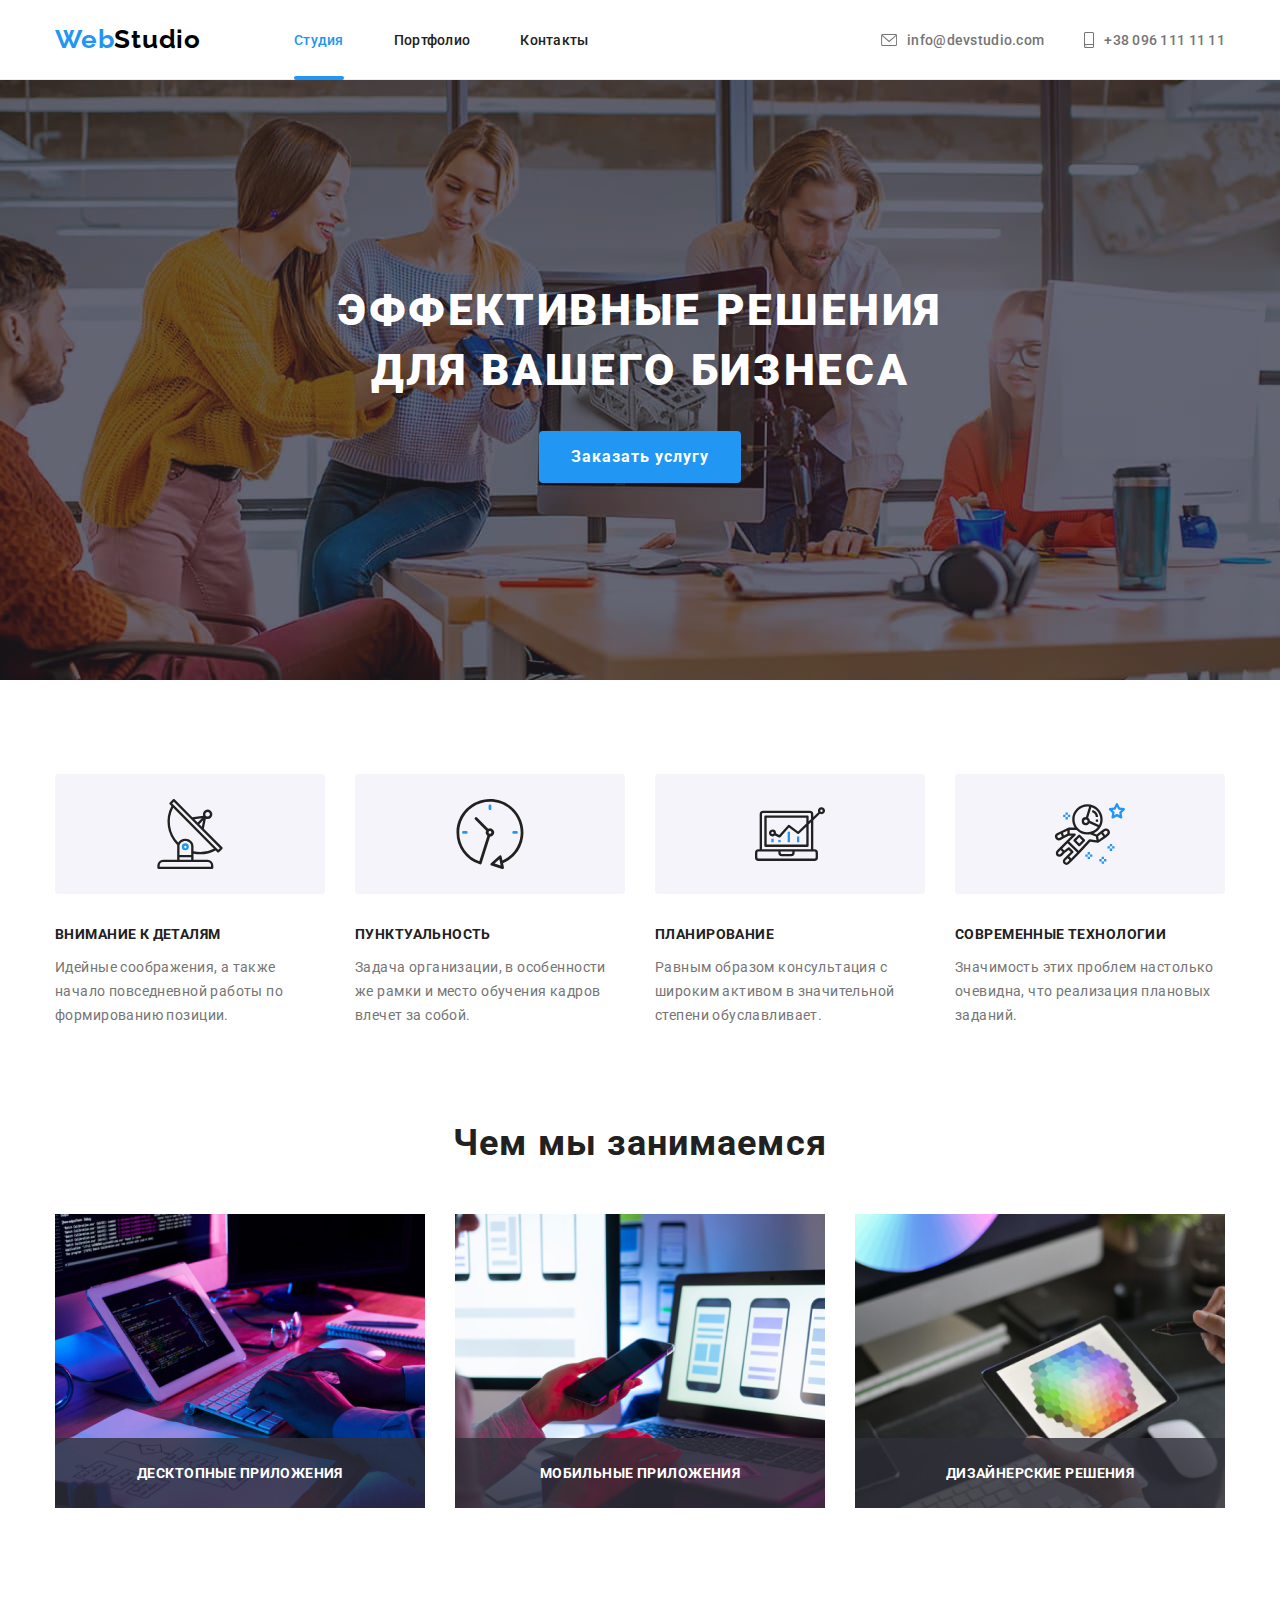
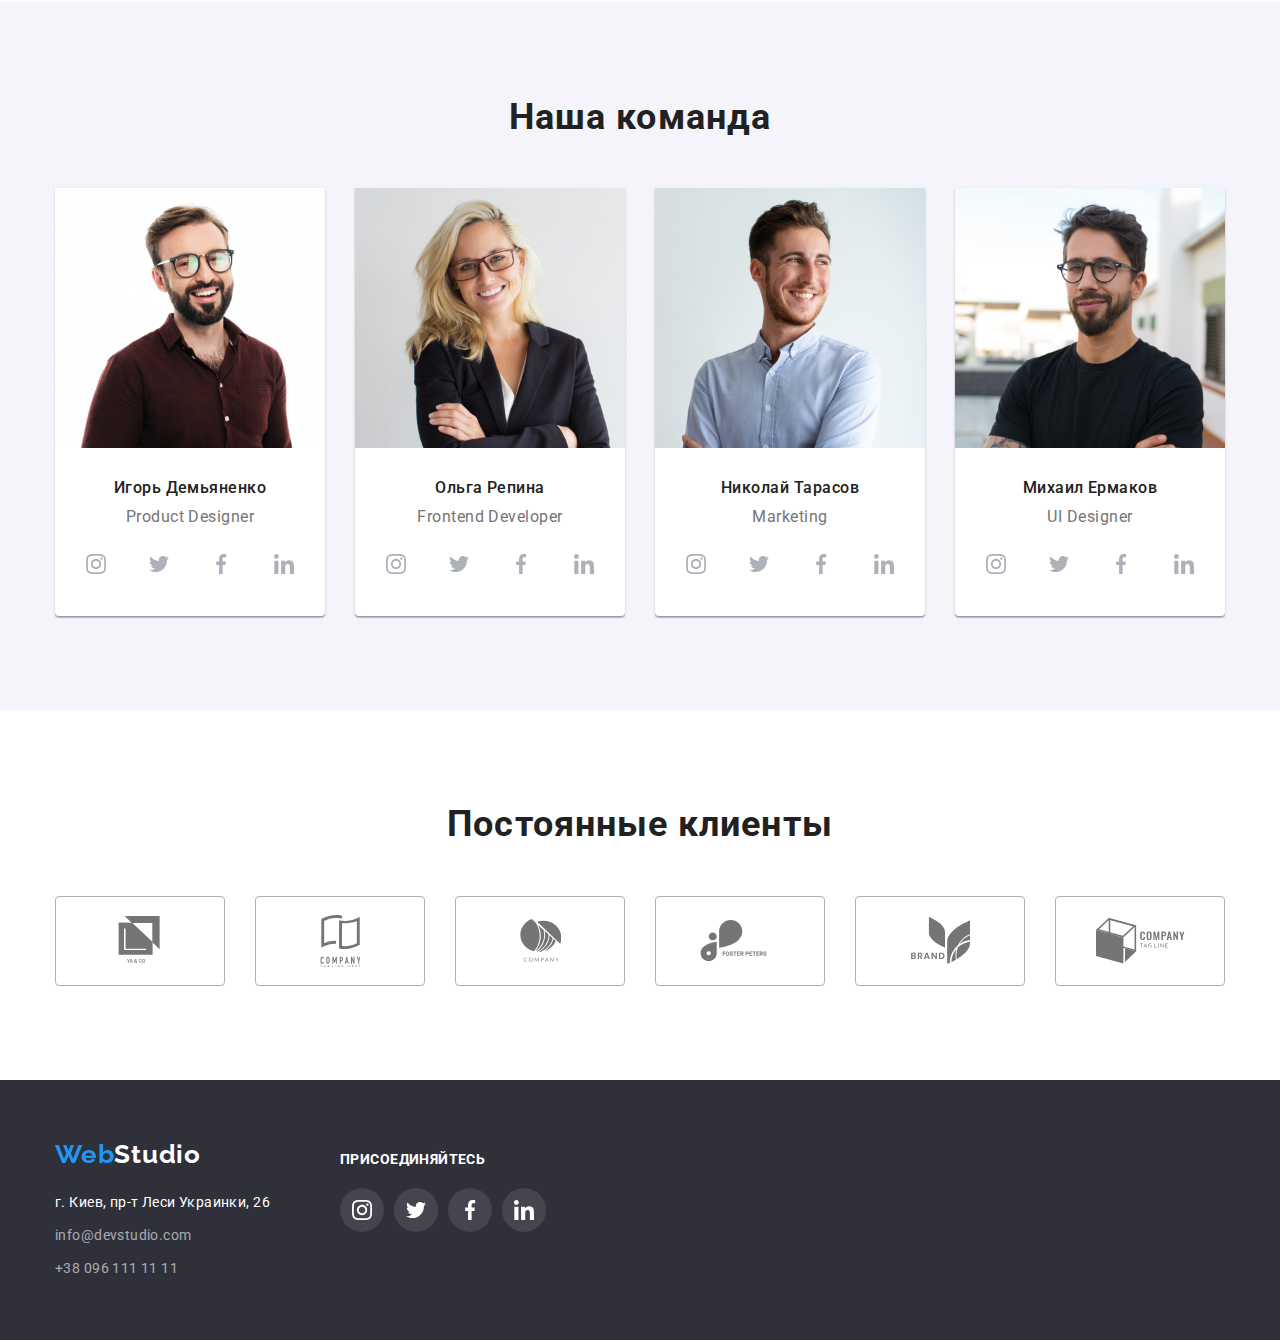
<file: index.html>
<!DOCTYPE html>
<html lang="ru">
  <head>
    <meta charset="UTF-8" />
    <meta name="viewport" content="width=</head>device-width, initial-scale=1.0" />
    <title>WebStudio</title>
    <link rel="stylesheet" href="https://cdnjs.cloudflare.com/ajax/libs/modern-normalize/1.0.0/modern-normalize.css">
    <link href="https://fonts.googleapis.com/css2?family=Raleway:wght@700&family=Roboto:wght@400;500;700;900&display=swap" rel="stylesheet">
    <link rel="stylesheet" href="./css/style.css">
  </head>
  <body>

    <!--HEADER-->

      <header class="header">
        <div class="container">
        <nav class="navigation">
        <a class="logo" href="./index.html" aria-label="Logotype"> <span class="logo-web">Web</span>Studio</a>
        <ul class="navigation-list">
          <li class="navigation-list-item"><a class="navigation-list-link current" href="./index.html">Студия</a></li>
          <li class="navigation-list-item"><a class="navigation-list-link" href="./portfolio.html">Портфолио</a></li>
          <li class="navigation-list-item"><a class="navigation-list-link " href="">Контакты</a></li>
        </ul>
      </nav>
      <ul class="header-contacts">
          <li class="header-contacts-item"> 
            <a class="header-mail-link" href="mailto:info@devstudio.com">
              <svg class="envelope-svg" width="16px" height="12px">
               <use href="./img/sprite.svg#envelope"></use>
              </svg>
              info@devstudio.com 
            </a>
          </li>
          <li class="header-contacts-item">
            <a class="header-tel-link" href="tel:+380961111111">
              <svg class="smartphone-svg" width="10px" height="16px">
                <use href="./img/sprite.svg#smartphone"></use>
               </svg>
              +38 096 111 11 11
            </a>
          </li>
      </ul>
       </div>
     </header>


      <main>
        <!--HERO-->
        <div class="overlay">
         <section class="hero section">
          <div class="container">
          <h1 class="hero-title">Эффективные решения <br> для вашего бизнеса</h1>
          <a  class="hero-button" data-modal-open href="#">Заказать услугу</a>
        </div>
        </section>
      </div>
      

        <!-- FEATURES-->
        
        <section class="features">
          <div class="container">
          <h2 hidden class="features-title" >Особенности</h2>

          <ul class="features-list">
            <li class="features-list-item icon-1" >
              
<h3 class="features-subtitle">Внимание к деталям</h3>
<p class="features-text">
  Идейные соображения, а также начало повседневной работы по формированию позиции.
</p>
            </li>
            <li class="features-list-item icon-2" >
              <h3 class="features-subtitle">Пунктуальность</h3>
              <p class="features-text">
          Задача организации, в особенности же рамки и место обучения кадров влечет за собой.
             </p>
            </li>
            <li class="features-list-item icon-3">
              <h3 class="features-subtitle">Планирование</h3>
              <p class="features-text">
                Равным образом консультация с широким активом в значительной степени обуславливает.
              </p></li>
            <li class="features-list-item icon-4">
              <h3 class="features-subtitle">Современные технологии</h3>
<p class="features-text">
  Значимость этих проблем настолько очевидна, что реализация плановых заданий.
</p>
            </li>
          </ul>
        </div>
                </section>
      
          
        <!--WHAT WE DO-->

        <section class="examples">
          <div class="container">
          <h2 class="examples-titles"> Чем мы занимаемся</h2>
          <ul class="examples-list">
            <li>
              <div class="wrapper-examples">
           <img src="./img/pic1.jpg" alt="мужчина пишет код" width="370" height="294">
           <div class="overlay-examples">
           <p class="text-overlay-examples">Десктопные приложения</p>
          </div>
        </div>
            </li>
            <li>
              <div class="wrapper-examples">
              <img src="./img/pic3.jpg" alt="кто-то держит смартфон" width="370" height="294">
              <div class="overlay-examples">
                <p class="text-overlay-examples">Мобильные приложения</p>
              </div>
            </div>
            </li>
            <li>
              <div class="wrapper-examples">
              <img src="./img/pic2.jpg" alt="кто-то держит планшет" width="370" height="294">
              <div class="overlay-examples">
                <p class="text-overlay-examples">Дизайнерские решения</p>
              </div>
            </div>
            </li>
          </ul>
        </div>
        </section>

        <!--Our team-->
        <section class="team">
          <div class="container">
          <h2 class="team-title">Наша команда </h2>
          <ul class="team-list">
            <li class="teammate-item">
          <img src="./img/teammate1.jpg" alt="игорь улыбается" width="270" height="260">
          <div class="description-container">
          <h3 class="teammate-name">Игорь Демьяненко</h3>
          <p class="teammate-position" lang="en">Product Designer</p>
          <ul class="social-list">
          <li><a class="social-list-link" href=""><svg class="social-svg" width="20px" height="20px">
            <use href="./img/sprite.svg#instagram"></use>
          </svg>
        </a>
      </li>
          <li><a class="social-list-link" href=""><svg class="social-svg" width="20px" height="20px">
            <use href="./img/sprite.svg#twitter"></use>
          </svg>
        </a>
      </li>
          <li><a class="social-list-link" href=""><svg class="social-svg" width="20px" height="20px">
            <use href="./img/sprite.svg#facebook"></use>
          </svg>
        </a>
      </li>
          <li><a class="social-list-link" href=""><svg class="social-svg" width="20px" height="20px">
            <use href="./img/sprite.svg#linkedin"></use>
          </svg>
        </a>
      </li>
        </ul>
</div>
            </li>
            <li class="teammate-item">
              <img src="./img/teammate2.jpg" alt="ольга улыбается" width="270" height="260">
              <div class="description-container">         
          <h3 class="teammate-name">Ольга Репина</h3>
          <p class="teammate-position" lang="en">Frontend Developer</p>
          <ul class="social-list">
            <li><a class="social-list-link" href=""><svg class="social-svg" width="20px" height="20px">
              <use href="./img/sprite.svg#instagram"></use>
            </svg>
          </a>
        </li>
            <li><a class="social-list-link" href=""><svg class="social-svg" width="20px" height="20px">
              <use href="./img/sprite.svg#twitter"></use>
            </svg>
          </a>
        </li>
            <li><a class="social-list-link" href=""><svg class="social-svg" width="20px" height="20px">
              <use href="./img/sprite.svg#facebook"></use>
            </svg>
          </a>
        </li>
            <li><a class="social-list-link" href=""><svg class="social-svg" width="20px" height="20px">
              <use href="./img/sprite.svg#linkedin"></use>
            </svg>
          </a>
        </li>
          </ul>
          </div>
            </li>
            <li class="teammate-item">
              <img src="./img/teammate3.jpg" alt="николай улыбается" width="270" height="260">
              <div class="description-container">             
               <h3 class="teammate-name">Николай Тарасов</h3>
               <p class="teammate-position" lang="en">Marketing</p>
               <ul class="social-list">
                 <li><a class="social-list-link" href=""><svg class="social-svg" width="20px" height="20px">
                   <use href="./img/sprite.svg#instagram"></use>
                 </svg>
                </a>
              </li>
                 <li><a class="social-list-link" href=""><svg class="social-svg" width="20px" height="20px">
                   <use href="./img/sprite.svg#twitter"></use>
                 </svg>
                </a>
              </li>
                 <li><a class="social-list-link" href=""><svg class="social-svg" width="20px" height="20px">
                   <use href="./img/sprite.svg#facebook"></use>
                 </svg>
                </a>
              </li>
                 <li><a class="social-list-link" href=""><svg class="social-svg" width="20px" height="20px">
                   <use href="./img/sprite.svg#linkedin"></use>
                 </svg>
                </a>
              </li>
               </ul>
               </div>
            </li>
            <li class="teammate-item">
              <img src="./img/teammate4.jpg" alt="ольга улыбается" width="270" height="260">
              <div class="description-container">   
           <h3 class="teammate-name">Михаил Ермаков</h3>
           <p class="teammate-position" lang="en">UI Designer</p>
           <ul class="social-list">
             <li><a class="social-list-link" href=""><svg class="social-svg" width="20px" height="20px">
               <use href="./img/sprite.svg#instagram"></use>
             </svg>
            </a>
          </li>
             <li><a class="social-list-link" href=""><svg class="social-svg" width="20px" height="20px">
               <use href="./img/sprite.svg#twitter"></use>
             </svg>
            </a>
          </li>
             <li><a class="social-list-link" href=""><svg class="social-svg" width="20px" height="20px">
               <use href="./img/sprite.svg#facebook"></use>
             </svg>
            </a>
          </li>
             <li><a class="social-list-link" href=""><svg class="social-svg" width="20px" height="20px">
               <use href="./img/sprite.svg#linkedin"></use>
             </svg>
            </a>
          </li>
           </ul>
           </div>
            </li>
          </ul>
        </div>
        </section>

         <!--CLIENTS-->

    <section class="clients-section">
      <div class="container">
       <h2 class="clients-title">Постоянные клиенты</h2>
       <ul class="clients-list">
         <li class="clients-item"><a class="clients-link" href="">
           <svg class="clients-icon"  width="45px" height="50px" >
            <use href="./img/sprite.svg#client-1"></use>
           </svg>
         </a>
        </li>
        <li class="clients-item"><a class="clients-link" href="">
          <svg class="clients-icon" width="40px" height="52px" >
           <use href="./img/sprite.svg#client-2"></use>
          </svg>
        </a>
       </li>
       <li class="clients-item"><a class="clients-link" href="">
        <svg class="clients-icon" width="41px" height="43px" >
         <use href="./img/sprite.svg#client-3"></use>
        </svg>
      </a>
     </li>
     <li class="clients-item"><a class="clients-link" href="">
      <svg class="clients-icon" width="80px" height="42px" >
       <use href="./img/sprite.svg#client-4"></use>
      </svg>
    </a>
   </li>
   <li class="clients-item"><a class="clients-link" href="">
    <svg class="clients-icon" width="59px" height="47px" >
     <use href="./img/sprite.svg#client-5"></use>
         </svg>
       </a>
      </li>
      <li class="clients-item"><a class="clients-link" href="">
       <svg class="clients-icon" width="89px" height="46px" >
        <use href="./img/sprite.svg#client-6"></use>
       </svg>
     </a>
     </li>
       </ul>
      </div>
      </section>
      </main>


      <!--FOOTER-->
      <footer class="footer">
        <div class="container container-footer">
          <div class="footer-contacts">
          <a class="logo webstudio" href="./index.html" aria-label="Logotype"><span class="logo-web">Web</span><span class="logo-footer">Studio</span></a>
          <address class="address">
           
            <ul class="address-footer">
              <li class="address-footer-item"> г. Киев, пр-т Леси Украинки, 26</li>
              <li class="address-footer-item"><a class="footer-mail-link" href="mailto:info@devstudio.com">info@devstudio.com</a></li>
              <li class="address-footer-item"><a class="footer-tel-link" href="tel:+380961111111">+38 096 111 11 11</a> </li>
           </ul>       
        </address>
      </div>
        <div class="footer-connections">
          <h2>присоединяйтесь</h2>
          <ul class="social-list-footer">
            <li class="item-link-footer"><a class="social-link-footer" href=""><svg class="social-svg" width="20px" height="20px">
              <use href="./img/sprite.svg#instagram"></use>
            </svg></a></li>
            <li class="item-link-footer"><a class="social-link-footer" href=""><svg class="social-svg" width="20px" height="20px">
              <use href="./img/sprite.svg#twitter"></use>
            </svg></a></li>
            <li class="item-link-footer"><a class="social-link-footer" href=""><svg class="social-svg" width="20px" height="20px">
              <use href="./img/sprite.svg#facebook"></use>
            </svg></a></li>
            <li class="item-link-footer"><a class="social-link-footer" href=""><svg class="social-svg" width="20px" height="20px">
              <use href="./img/sprite.svg#linkedin"></use>
            </svg></a></li>
          </ul>
          </div>
      </div>
      </footer>
      <div class="backdrop is-hidden" data-modal>
        <div class="modal">
          <button type="button" class="close-button" data-modal-close> <svg  width="12px" height="12px">
            <use href="./img/sprite.svg#close-black">
            </use>
          </svg>

          </button>
        </div>
      </div>
      <script src="./js/modal.js"></script>
  </body>
</html>
</file>
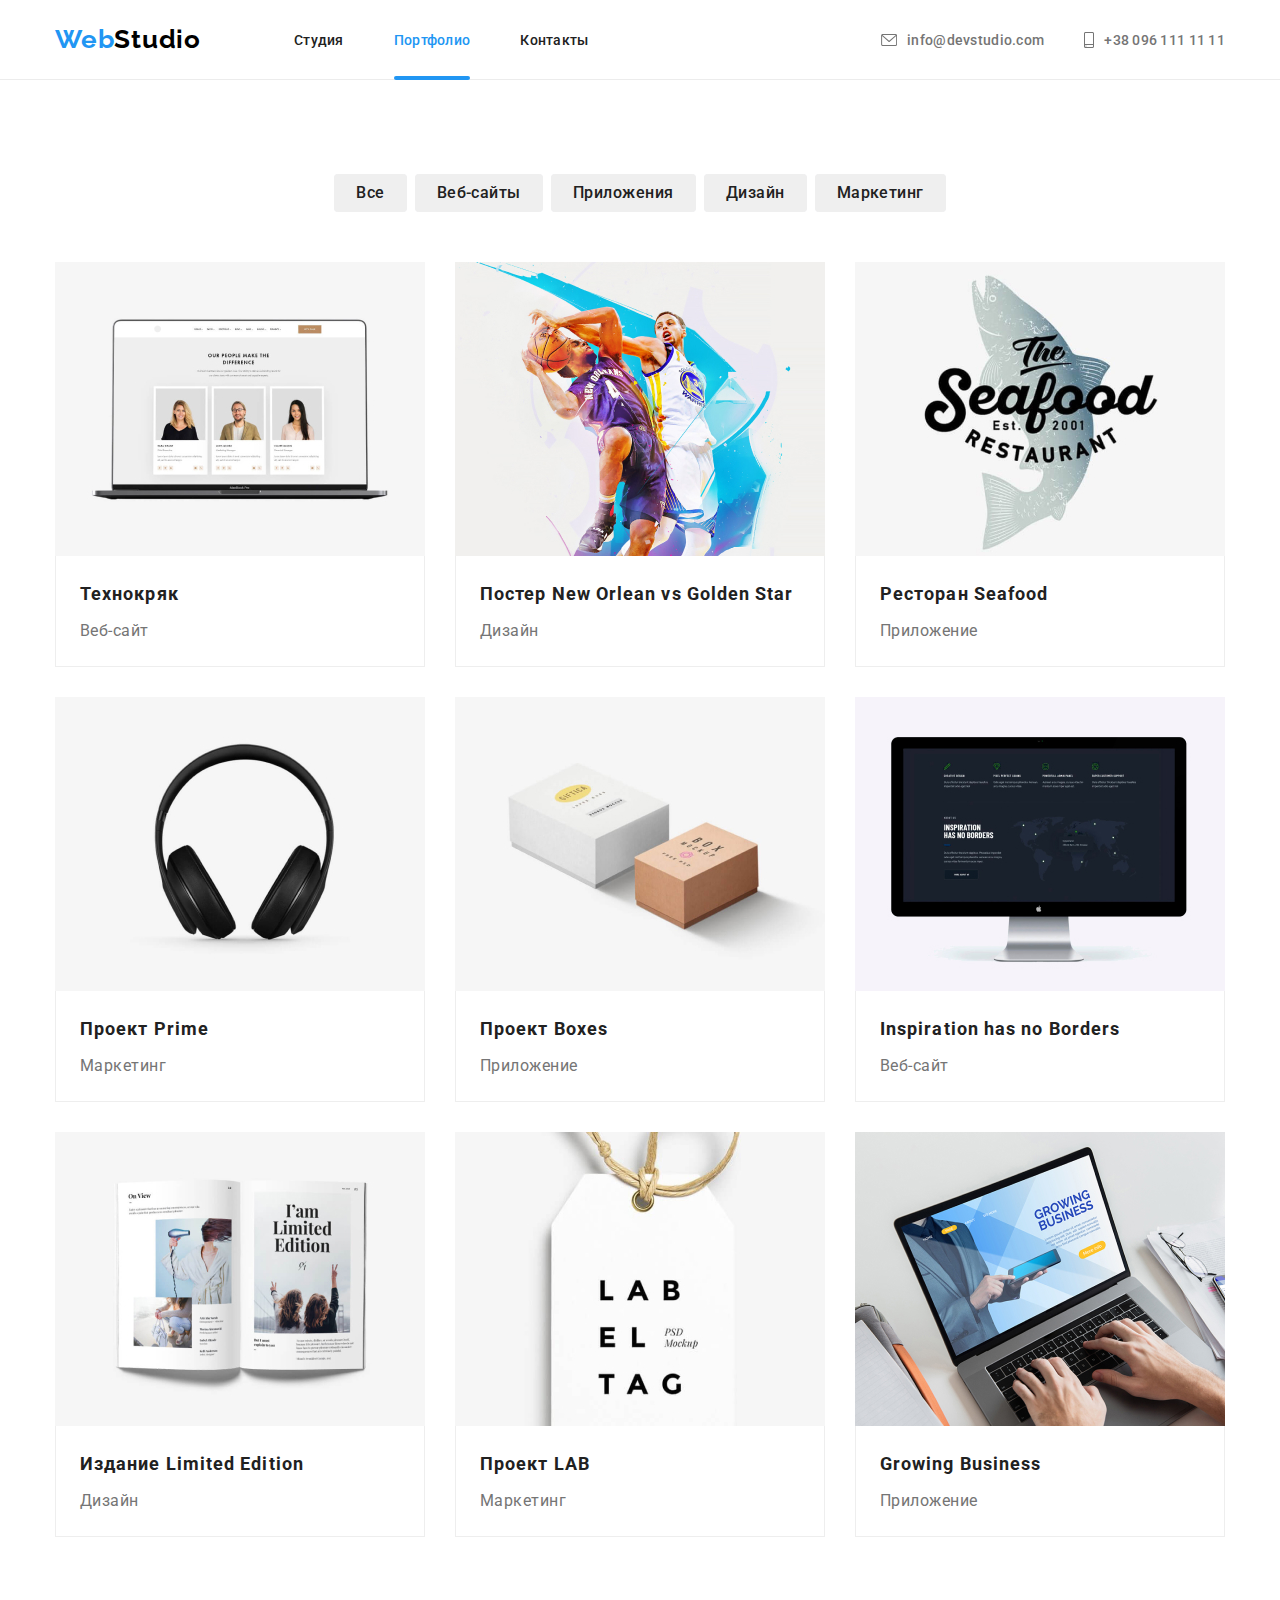
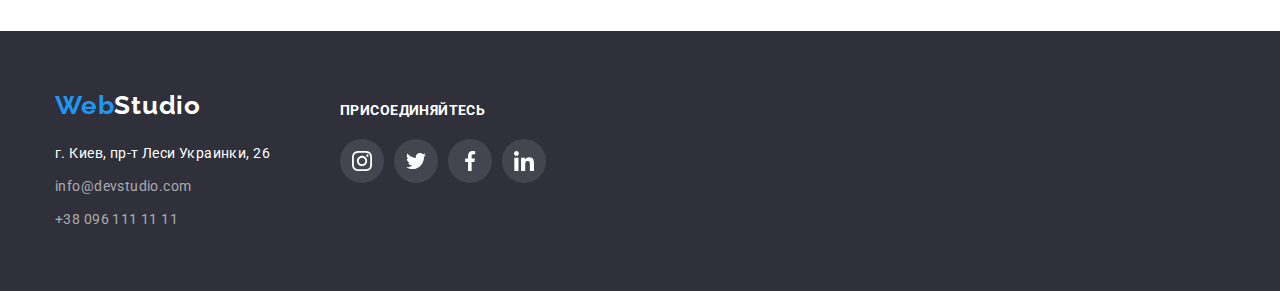
<file: portfolio.html>
<!DOCTYPE html>
<html lang="ru">
<head>
    <meta charset="UTF-8">
    <meta name="viewport" content="width=device-width, initial-scale=1.0">
    <title>Portfolio</title>
    <link rel="stylesheet" href="https://cdnjs.cloudflare.com/ajax/libs/modern-normalize/1.0.0/modern-normalize.css">
    <link href="https://fonts.googleapis.com/css2?family=Raleway:wght@700&family=Roboto:wght@400;500;700;900&display=swap" rel="stylesheet">
    <link rel="stylesheet" href="./css/style.css">
</head>
<body>
    <!--HEADER-->

    <header class="header">
        <div class="container">
        <nav class="navigation">
        <a class="logo" href="./index.html" aria-label="Logotype"> <span class="logo-web">Web</span>Studio</a>
        <ul class="navigation-list">
          <li class="navigation-list-item"><a class="navigation-list-link" href="./index.html">Студия</a></li>
          <li class="navigation-list-item"><a class="navigation-list-link current" href="./portfolio.html">Портфолио</a></li>
          <li class="navigation-list-item"><a class="navigation-list-link " href="">Контакты</a></li>
        </ul>
      </nav>
      <ul class="header-contacts">
          <li class="header-contacts-item"> 
            <a class="header-mail-link" href="mailto:info@devstudio.com">
              <svg class="envelope-svg" width="16px" height="12px">
               <use href="./img/sprite.svg#envelope"></use>
              </svg>
                info@devstudio.com 
            </a>
          </li>
          <li class="header-contacts-item">
            <a class="header-tel-link" href="tel:+380961111111">
              <svg class="smartphone-svg" width="10px" height="16px">
                <use href="./img/sprite.svg#smartphone"></use>
               </svg>
                +38 096 111 11 11
            </a>
          </li>
      </ul>
       </div>
     </header>

      <!-- MAIN -->
      <main>
        <section class="portfolio">
            <div class="container">
            <h1 hidden> Портфолио </h1>
            <ul class="portfolio-filter">
                <li class="button">
                    <button type="button" class="portfolio-filter-btn">Все</button>
                </li>
                <li class="button">
                    <button type="button" class="portfolio-filter-btn" >Веб-сайты</button>
                </li>
                <li class="button">
                    <button type="button" class="portfolio-filter-btn">Приложения</button>
                </li>
                <li class="button">
                    <button type="button" class="portfolio-filter-btn">Дизайн</button>
                </li>
                <li class="button">
                    <button type="button" class="portfolio-filter-btn">Маркетинг</button>
                </li>
            </ul>
            
            <ul class="portfolio-list">
                <li class="portfolio-list-item">
                <a class="portfolio-list-link" href="">
                  <div class="wrapper-portfolio" >
                  <img class="portfolio-list-image" src="./img/project1.jpg" alt="ноутбук" width="370" height="294">
                  <div class="overlay-portfolio">
                    <p class="overlay-text-portfolio">Технокряк это современная площадка распространения коронавируса. Компании используют эту платформу для цифрового шпионажа и атак на защищённые сервера конкурентов.</p>
                  </div>
                </div>
                  <div class="list-container">
                  <h2 class="portfolio-list-title">Технокряк</h2>
                  <p class="portfolio-list-text" >Веб-сайт</p>
                </div>
                </a>
                </li>
                <li  class="portfolio-list-item" >
                <a class="portfolio-list-link" href="">
                  <div class="wrapper-portfolio" >
                  <img src="./img/project2.jpg" alt="баскетболисты" width="370" height="294">
                  <div class="overlay-portfolio">
                    <p class="overlay-text-portfolio">Технокряк это современная площадка распространения коронавируса. Компании используют эту платформу для цифрового шпионажа и атак на защищённые сервера конкурентов.</p>
                  </div>
                </div>
                  <div class="list-container">
                  <h2 class="portfolio-list-title" >Постер <span lang="en"> New Orlean vs Golden Star</span></h2>
                  <p class="portfolio-list-text">Дизайн</p>
                </div>
                </a>
                </li>
                <li class="portfolio-list-item">
                <a class="portfolio-list-link" href="">
                  <div class="wrapper-portfolio" >
                    <img src="./img/project3.jpg" alt="акула" width="370" height="294">
                    <div class="overlay-portfolio">
                      <p class="overlay-text-portfolio">Технокряк это современная площадка распространения коронавируса. Компании используют эту платформу для цифрового шпионажа и атак на защищённые сервера конкурентов.</p>
                    </div>
                  </div>
                    <div class="list-container">
                    <h2  class="portfolio-list-title" >Ресторан <span lang="en">Seafood</span></h2>
                    <p class="portfolio-list-text">Приложение</p>
                </div>
                </a>
                </li>
                <li class="portfolio-list-item">
                <a class="portfolio-list-link" href="">
                  <div class="wrapper-portfolio" >
                    <img src="./img/project4.jpg" alt="наушники" width="370" height="294">
                    <div class="overlay-portfolio">
                      <p class="overlay-text-portfolio">Технокряк это современная площадка распространения коронавируса. Компании используют эту платформу для цифрового шпионажа и атак на защищённые сервера конкурентов.</p>
                    </div>
                  </div>
                    <div class="list-container">
                    <h2 class="portfolio-list-title" >Проект <span lang="en">Prime</span></h2>
                    <p class="portfolio-list-text">Маркетинг</p>
                </div>
                </a>
                </li>
                <li class="portfolio-list-item">
                <a class="portfolio-list-link" href="">
                  <div class="wrapper-portfolio" >
                    <img src="./img/project5.jpg" alt="коробки" width="370" height="294">
                    <div class="overlay-portfolio">
                      <p class="overlay-text-portfolio">Технокряк это современная площадка распространения коронавируса. Компании используют эту платформу для цифрового шпионажа и атак на защищённые сервера конкурентов.</p>
                    </div>
                  </div>
                    <div class="list-container">
                    <h2 class="portfolio-list-title" >Проект <span lang="en">Boxes</span></h2>
                    <p class="portfolio-list-text">Приложение</p>
                </div>
                </a>
                </li>
            
                <li class="portfolio-list-item">
                <a class="portfolio-list-link" href="">
                  <div class="wrapper-portfolio" >
                    <img src="./img/project6.jpg" alt="монитор" width="370" height="294">
                    <div class="overlay-portfolio">
                      <p class="overlay-text-portfolio">Технокряк это современная площадка распространения коронавируса. Компании используют эту платформу для цифрового шпионажа и атак на защищённые сервера конкурентов.</p>
                    </div>
                  </div>
                    <div class="list-container">
                    <h2 class="portfolio-list-title"  lang="en">Inspiration has no Borders</h2>
                    <p class="portfolio-list-text">Веб-сайт</p>
                </div>
                </a>
                </li>

                <li class="portfolio-list-item">
                    <a class="portfolio-list-link" href="">
                      <div class="wrapper-portfolio">
                    <img src="./img/project7.jpg" alt="журнал" width="370" height="294">
                    <div class="overlay-portfolio">
                      <p class="overlay-text-portfolio">Технокряк это современная площадка распространения коронавируса. Компании используют эту платформу для цифрового шпионажа и атак на защищённые сервера конкурентов.</p>
                    </div>
                  </div>
                    <div class="list-container">
                    <h2 class="portfolio-list-title" >Издание <span lang="en"> Limited Edition</span></h2>
                    <p class="portfolio-list-text">Дизайн</p>
                </div>
                </a>
                </li>

                <li class="portfolio-list-item">
                    <a class="portfolio-list-link" href="">
                      <div class="wrapper-portfolio">
                    <img src="./img/project8.jpg" alt="ярлык" width="370" height="294">
                    <div class="overlay-portfolio">
                      <p class="overlay-text-portfolio">Технокряк это современная площадка распространения коронавируса. Компании используют эту платформу для цифрового шпионажа и атак на защищённые сервера конкурентов.</p>
                    </div>
                  </div>
                    <div class="list-container">
                    <h2 class="portfolio-list-title" >Проект <span lang="en"> LAB </span></h2>
                    <p class="portfolio-list-text">Маркетинг</p>
                </div>
                </a>
                </li>

                <li class="portfolio-list-item">
                 <a class="portfolio-list-link" href="">
                  <div class="wrapper-portfolio">
                    <img src="./img/project9.jpg" alt="работают на ноутбуке" width="370" height="294">
                    <div class="overlay-portfolio">
                      <p class="overlay-text-portfolio">Технокряк это современная площадка распространения коронавируса. Компании используют эту платформу для цифрового шпионажа и атак на защищённые сервера конкурентов.</p>
                    </div>
                  </div>
                    <div class="list-container">
                    <h2 class="portfolio-list-title" lang="en">Growing Business</h2>
                    <p class="portfolio-list-text">Приложение</p>
                </div>
                </a>
                </li>
            </ul>
        </div>
        </section>
      </main>

       <!--FOOTER-->

       <footer class="footer">
        <div class="container container-footer">
          <div class="footer-contacts">
          <a class="logo webstudio" href="./index.html" aria-label="Logotype"><span class="logo-web">Web</span><span class="logo-footer">Studio</span></a>
          <address class="address">
           
            <ul class="address-footer">
              <li class="address-footer-item"> г. Киев, пр-т Леси Украинки, 26</li>
              <li class="address-footer-item"><a class="footer-mail-link" href="mailto:info@devstudio.com">info@devstudio.com</a></li>
              <li class="address-footer-item"><a class="footer-tel-link" href="tel:+380961111111">+38 096 111 11 11</a> </li>
           </ul>       
        </address>
      </div>
        <div class="footer-connections">
          <h2>присоединяйтесь</h2>
          <ul class="social-list-footer">
            <li class="item-link-footer"><a class="social-link-footer" href=""><svg class="social-svg" width="20px" height="20px">
              <use href="./img/sprite.svg#instagram"></use>
            </svg></a></li>
            <li class="item-link-footer"><a class="social-link-footer" href=""><svg class="social-svg" width="20px" height="20px">
              <use href="./img/sprite.svg#twitter"></use>
            </svg></a></li>
            <li class="item-link-footer"><a class="social-link-footer" href=""><svg class="social-svg" width="20px" height="20px">
              <use href="./img/sprite.svg#facebook"></use>
            </svg></a></li>
            <li class="item-link-footer"><a class="social-link-footer" href=""><svg class="social-svg" width="20px" height="20px">
              <use href="./img/sprite.svg#linkedin"></use>
            </svg></a></li>
          </ul>
          </div>
      </div>
      </footer>
</body>
</html>
</file>
<file: css/style.css>
:root {
    --main-font: "Roboto", sans-serif;
    --secondary-font: "Raleway", sans-serif;
    --primary-text-color: #757575;
    --secondary-text-color: #212121;
    --title-text-color: #FFFFFF;
    --accent-color: #2196F3;
    --bg-color: #2F303A;
    }    

    *,
    *::before,
    *::after {
      margin: 0;
      padding: 0;
    }

body {
    font-family: var(--main-font);
    font-style: normal;

}
ul{
      list-style: none;
}

a{
    text-decoration: none;
}

img{
    display: block;
}
    

.container{
    margin-left: auto;
    margin-right: auto;
    width: 1200px;
    padding-right: 15px ;
    padding-left: 15px;
    }

/*======START MODAL BUTTON=======*/
.backdrop{
  position: fixed;
  top:0;
  left:0;
  width: 100%;
  height: 100%;
  background-color: rgba(0, 0, 0, 0.2);
  transition-duration: 250ms;
  transition-timing-function: cubic-bezier(0.4, 0, 0.2, 1);
  overflow-y: auto;
  
}

.modal{
  position: absolute;
  top: 50%;
  left: 50%;
  transform: translate(-50%, -50%);
  
  width: 528px;
  height: 581px;
  background-color: #fff;
  box-shadow: 0px 1px 3px rgba(0, 0, 0, 0.12), 0px 1px 1px rgba(0, 0, 0, 0.14), 0px 2px 1px rgba(0, 0, 0, 0.2);
  border-radius: 4px;
}
 .backdrop.is-hidden{
  opacity: 0;
  visibility: hidden;
  pointer-events: none;
}


.close-button{
  position: absolute;
  top: 8px;
  right: 8px;
  width: 30px;
  height: 30px;
  background-color: #FFFFFF;
  border: 1px solid rgba(0, 0, 0, 0.1);
  border-radius: 50%;
  cursor: pointer;
}
/*======END MODAL BUTTON=========*/

/*-----START HEADER-------*/

.header {
  display: block;
    height: 80px;
    border-bottom: 1px solid #ececec;
}

.header .container{
    display: flex;
    }
    
.logo{
    font-family: var(--secondary-font);
    font-weight: 700;
    font-size: 26px;
    line-height: 1,20;
    letter-spacing: 0.03em;
    color: #000000;
    
}
.logo-web{
    color: var(--accent-color);
}

.navigation{
    display: flex;
    align-items: center;
    
    
}
.navigation-list{
    display: flex;
    margin-left: 93px;
    
}

.navigation-list-item{

    margin-right: 50px;
    position: relative;
    
    }
.navigation-list-item:last-child{
    margin-right: 0;
}
.navigation .navigation-list-link.current{
    color: var(--accent-color);
   }


.navigation-list-link{
  display: block;
  padding-bottom: 32px;
  padding-top: 32px;
  
    
    font-weight: 500;
    font-size: 14px;
    line-height: 1.15;
    letter-spacing: 0.02em;
    color: var(--secondary-text-color);
    transition-duration: 250ms;
    transition-timing-function: cubic-bezier(0.4, 0, 0.2, 1);
    
}
.navigation-list-link.current::after{
  content: "";
  display: block;
  width: 100%;
  position: absolute;
  bottom: 0;
  left: 0;
  height: 4px;
  background: #2196F3;
  border-radius: 2px;
}

 

.navigation-list-link:hover,
.navigation-list-link:focus{
color: var(--accent-color); 
}
 
.header-contacts{
    display: flex;
    align-items: center;
    margin-left:auto;
    }

.header-contacts-item{
    
    margin-right: 40px;
    
}


.header-contacts-item:last-child{
margin-right: 0;
}

.header-mail-link{
    display: flex;
    align-items: center;
}
.envelope-svg{
    
    margin-right: 10px;
    fill: currentcolor;
    
}
.header-tel-link{
    display: flex;
    align-items: center;
}
.smartphone-svg{
    margin-right: 10px;
    fill: currentcolor;
}
.envelope-svg:hover,
.envelope-svg:focus,
.smartphone-svg:hover,
.smartphone-svg:focus{

    fill: var(--accent-color);
}

.header-tel-link,
.header-mail-link{
font-weight: 500;
font-size: 14px;
line-height: 1,15;
letter-spacing: 0.02em;
color: var(--primary-text-color);
transition-duration: 250ms;
  transition-timing-function: cubic-bezier(0.4, 0, 0.2, 1);
}


.header-tel-link:hover,
.header-tel-link:focus,
.header-mail-link:hover,
.header-mail-link:focus {
color: var(--accent-color);
}

/*------END HEADER--------*/

/*--------START HERO----------*/

.overlay{
    height: 600px;
    max-width: 1600px;
    margin-left: auto;
    margin-right: auto;
    background-color: #C4C4C4;
    background-image: linear-gradient(
      to right,
      rgba(47, 48, 58, 0.4),
      rgba(47, 48, 58, 0.4)
    ),
     url(../img/bground.jpg);
    background-repeat: no-repeat;
    background-size: cover;
    background-position: center;
}
.hero{
    padding-top: 200px;
    text-align: center;
 
 
}

.hero-title{
    margin-bottom: 30px;
 

    font-size: 44px;
    line-height: 1.37;
    text-align: center;
    letter-spacing: 0.06em;
    text-transform: uppercase;
    color: var(--title-text-color);
    font-weight: 900;
}
.hero-button{
display: inline-block;
 border: 0px;
 border-radius: 4px;
padding: 11px 32px;
box-shadow: 0px 4px 4px rgba(0, 0, 0, 0.15);
border-radius: 4px;
min-width: 200px;

font-weight: 700;
font-size: 16px;
line-height: 1.88;
align-items: center;
letter-spacing: 0.06em;
color: var(--title-text-color);
background-color:var(--accent-color);
cursor: pointer;
}


/*--------END HERO------------*/

/*--------START FEATURES-------*/
.features{
  padding-top: 94px;  
  padding-bottom: 94px ;
}
.features-list{
    display: flex; 
}
.features-list-item::before {
    display: block; 
    content: '';
    height: 120px;
    background: #f5f4fa;
    border-radius: 4px;
    margin-bottom: 30px;
    background-repeat: no-repeat;
    background-position: center;
  }

  .icon-1::before {
    background-image: url(../img/antenna.svg);
  }
  .icon-2::before {
    background-image: url(../img/clock.svg);
  }
  .icon-3::before {
    background-image: url(../img/diagram.svg);
  }
  .icon-4::before {
    background-image: url(../img/astronaut.svg);
  }
  

.features-list-item:not(:last-child){
    margin-right:30px;
}

.features-list-item{
    
    width: 270px;
    }


.features-subtitle{
margin-bottom: 10px; 

font-weight: 700;
font-size: 14px;
line-height: 1.50;
letter-spacing: 0.03em;
text-transform: uppercase;
color: var(--secondary-text-color);
}
.features-text{
  
font-weight: 400;
font-size: 14px;
line-height: 1.73;
letter-spacing: 0.03em;
color: var(--primary-text-color);
}

/*--------END FEATURES-------*/

/*------START WHAT WE DO----------*/

.examples{
    padding-bottom: 94px;
     
}

.examples-list{
    display: flex;
    justify-content: space-between;
}
.examples-titles{
margin-bottom: 50px;

font-weight: 700;
font-size: 36px;
line-height: 1.17;
text-align: center;
letter-spacing: 0.03em;
color: var(--secondary-text-color);
}
.wrapper-examples{
  position: relative;
}

.overlay-examples{
  position: absolute;
  bottom: 0;
  left: 0;
  display: flex;
  width: 100%;
  height: 70px;
  background: rgba(47, 48, 58, 0.8);
}
.text-overlay-examples{
  display: flex;
  justify-content: center;
  align-items: center;
  font-family: Roboto;
  font-style: normal;
  font-weight: bold;
  font-size: 14px;
  line-height: 1.142;
  text-align: center;
  letter-spacing: 0.03em;
  text-transform: uppercase;
  color: var(--title-text-color);
  margin: 0 auto;
}

/*------END WHAT WE DO----------*/

/*------START OUR TEAM----------*/

.team{
    padding-top: 94px;
    padding-bottom: 94px;
    background: #F5F4FA;
    
}

.team-title{

margin-bottom: 50px;


font-weight: 700;
font-size: 36px;
line-height: 1.17;
text-align: center;
letter-spacing: 0.03em;
color: var(--secondary-text-color);
}

.team-list{
    display: flex;
    justify-content: space-between;
}
.teammate-item{
    


    background: #FFFFFF;
    box-shadow: 0px 1px 3px rgba(0, 0, 0, 0.12), 0px 1px 1px rgba(0, 0, 0, 0.14),
    0px 2px 1px rgba(0, 0, 0, 0.2);
    border-radius: 0px 0px 4px 4px;
}

.teammate-item h3{
    
 text-align: center;

}
.teammate-name{
margin-top: 30px;
margin-bottom: 10px;

font-weight: 500;
font-size: 16px;
line-height: 1.19;
letter-spacing: 0.03em;
color: var(--secondary-text-color);
}
.teammate-position{
margin-bottom: 16px;
font-weight: 400;
font-size: 16px;
line-height: 1.19;
letter-spacing: 0.03em;
text-align: center;
color: var(--primary-text-color);
}
.social-list {

    display: flex;
    justify-content: space-evenly;
    padding: 0;
    margin: 0;
  
  }
  
  .social-list-link {
    display: flex;
    justify-content: center;
    align-items: center;
    width: 44px;
    height: 44px;
    border-radius: 50%;
    fill: #AFB1B8;
    transition-duration: 250ms;
    transition-timing-function: cubic-bezier(0.4, 0, 0.2, 1);

  
  }
  
  .social-list-link:hover,
  .social-list-link:focus {
  
    background-color: var(--accent-color);
  
  }
  
  .social-list-link:hover .social-svg,
  .social-list-link:focus .social-svg {
  
    fill: #ffffff;
  }
  
.description-container{
    padding-bottom: 30px;
}

/*------END OUR TEAM----------*/

/*--------START CLIENTS--------*/
.clients-section {
    padding-bottom: 94px;
    padding-top: 94px ;
}
  
.clients-title {
    font-weight: bold;
    font-size: 36px;
    line-height: 1.16;
    letter-spacing: 0.03em;
    color: var(--secondary-text-color);
    text-align: center;
    margin: 0px;
    padding: 0px;
    margin-bottom: 50px;
    
  }
  .clients-list {
    display: flex;
    justify-content: space-between;
    margin: 0px;
    padding: 0px;
  }
  .clients-item {
        
    Width: 170px;
    Height: 90px;
  }
  .clients-link:hover,
  .clients-link:focus {
    border: 1px solid var(--accent-color);
    border-radius: 4px;
    color: var(--accent-color);
    
  }
  .clients-link {
    display: flex;
    justify-content: center;
    align-items: center;
    Width: 170px;
    Height: 90px;
    color: #757575;
    border: 1px solid #AFB1B8;
    border-radius: 4px;
    transition-duration: 250ms;
    transition-timing-function: cubic-bezier(0.4, 0, 0.2, 1);

  }
  .clients-icon {
    fill: currentcolor;
  }
  
/*--------END CLIENTS---------*/

/*------STARt FOOTER---------*/

.footer{
  background-color: var(--bg-color);
}
.container-footer{
    display: flex;
    margin-left: auto;
    margin-right: auto;
    padding-bottom: 60px;
    padding-top: 60px;
}
.footer-contacts{
    margin-right: 70px;
}

.logo-footer{
    color: #FFFFFF;
}
.webstudio{
    display:block ;
    margin-bottom: 20px;
}

.address-footer-item:not(:last-child){
    margin-bottom: 9px;

    }

.footer address{

font-style: normal;
}
.address{
font-weight: 400;
font-size: 14px;
line-height: 1.72;
letter-spacing: 0.03em;
color: var(--title-text-color);
}
.footer-mail-link{
font-weight: 400;
font-size: 14px;
line-height: 1.72;
letter-spacing: 0.03em;
color: rgba(255, 255, 255, 0.6);
}
.footer-tel-link{
font-weight: 400;
font-size: 14px;
line-height: 1.72;
letter-spacing: 0.03em;
color: rgba(255, 255, 255, 0.6);

}

    
    

.footer-connections h2 {
    margin: 0;
    padding: 0;
    padding-top: 12px;
    margin-bottom: 20px;
    
    font-weight: bold;
    font-size: 14px;
    line-height: 1.14;
    letter-spacing: 0.03em;
    text-transform: uppercase;
     color: var(--title-text-color);
  }
  .social-list-footer {
    display: flex;
    justify-content: space-evenly;
    padding: 0;
    margin: 0;
  
  }
  .social-link-footer {
    display: flex;
    justify-content: center;
    align-items: center;
    width: 44px;
    height: 44px;
    border-radius: 50%;
    background-color: rgba(255, 255, 255, 0.1);
    fill: var(--title-text-color);
    transition-duration: 250ms;
    transition-timing-function: cubic-bezier(0.4, 0, 0.2, 1);

  }
  .item-link-footer:not(:last-child) {
    margin-right: 10px;
  }
  .social-link-footer:hover,
  .social-link-footer:focus {
    background-color: var(--accent-color);

  }
/*------END FOOTER---------*/

/*------START PORTFOLIO---------*/


.portfolio{
  padding-top: 94px;
  padding-bottom:94px;
}
.portfolio-filter{
  display: flex;
  justify-content: center;
  margin-bottom: 50px;

}

.portfolio-filter-btn{
  display: inline-block; 
  border: 0px;
  border-radius: 4px;
  padding-top: 6px;
  padding-bottom: 6px;
  padding-right: 22px;
  padding-left: 22px;

  font-weight: 500;
  font-size: 16px;
  line-height: 1.625;
  text-align: center;
  letter-spacing: 0.03em;
  color: var(--secondary-text-color);
  transition-duration: 250ms;
  transition-timing-function: cubic-bezier(0.4, 0, 0.2, 1);
   
 
  
 }
    .portfolio-filter-btn:hover,
    .portfolio-filter-btn:focus{
    color: var(--title-text-color);
    background-color: var(--accent-color);
    box-shadow: 0px 1px 1px rgba(0, 0, 0, 0.12), 0px 4px 4px rgba(0, 0, 0, 0.06),
    1px 4px 6px rgba(0, 0, 0, 0.16);
    }

.button{
    
    background: #F5F4FA;
    border-radius: 4px;
}     



    .button:not(:last-child){
        margin-right: 8px;
    }
 
    

.portfolio-list{
    display: flex;
    flex-wrap: wrap;
    margin-left: auto;
    margin-right: auto;
    }

.portfolio-list-item{
    width: 370px;
    margin-right: 30px;
    margin-bottom: 30px;
  }

.portfolio-list-item:hover .overlay-portfolio{
  opacity: 1;
  visibility: visible;
  pointer-events: auto;
  transform: translateY(0%);

  }
  .portfolio-list-link:focus .overlay-portfolio{
    opacity: 1;
    visibility: visible;
    pointer-events: auto;
    transform: translateY(0%);
  
    }
  .portfolio-list-link{
  display: block;
  transition-duration: 250ms;
  transition-timing-function: cubic-bezier(0.4, 0, 0.2, 1);
}
.portfolio-list-link:hover,
.portfolio-list-link:focus{
  box-shadow: 0px 1px 1px rgba(0, 0, 0, 0.12), 0px 4px 4px rgba(0, 0, 0, 0.06),
  1px 4px 6px rgba(0, 0, 0, 0.16);
}
.portfolio-list-item:nth-child(3n){
    margin-right: 0px;
}
.portfolio-list-item:nth-last-child(-n + 3){
    margin-bottom: 0px;
}
.portfolio-list-item h2{
    margin-bottom: 0px;
  padding-top: 20px;
  padding-left: 24px;
  padding-right: 24px;
}
.portfolio-list-item p{
    margin-bottom: 0px;
  margin-top: 4px;
  padding-left: 24px;
  padding-right: 24px;
  padding-bottom: 20px;
  
}
.wrapper-portfolio{
  position: relative;
  overflow: hidden;
}
.overlay-portfolio{
  
  position: absolute;
    top: 0;
    left: 0;
    display: flex;
    width: 100%;
    height: 100%;
    background: rgba(33, 150, 243, 0.9);
    margin: 0;
    padding: 63px 24px;
    transform: translateY(100%);
    transition-duration: 250ms;
    transition-timing-function: cubic-bezier(0.4, 0, 0.2, 1);
    opacity: 0;
    visibility: hidden;
    pointer-events: none;
}
.overlay-text-portfolio{
    font-family: Roboto;
    font-style: normal;
    font-weight: normal;
    font-size: 18px;
    line-height: 1.555;
    letter-spacing: 0.03em;
    color: var(--title-text-color);
    margin-top: 0px;
    margin-bottom: 0px;
  }

.list-container{
    border-top: 0px solid #eeeeee;;
    border-left:  1px solid #eeeeee;
    border-right:  1px solid #eeeeee;
    border-bottom:  1px solid #eeeeee;
    
    
}

 .portfolio-list-title{
font-weight: 700;
font-size: 18px;
line-height: 2;
letter-spacing: 0.06em;
color: var(--secondary-text-color);
}
.portfolio-list-text{
font-weight: 400;
font-size: 16px;
line-height: 1.875;
letter-spacing: 0.03em;
color: var(--primary-text-color);
}


/*------END PORTFOLIO---------*/
</file>
